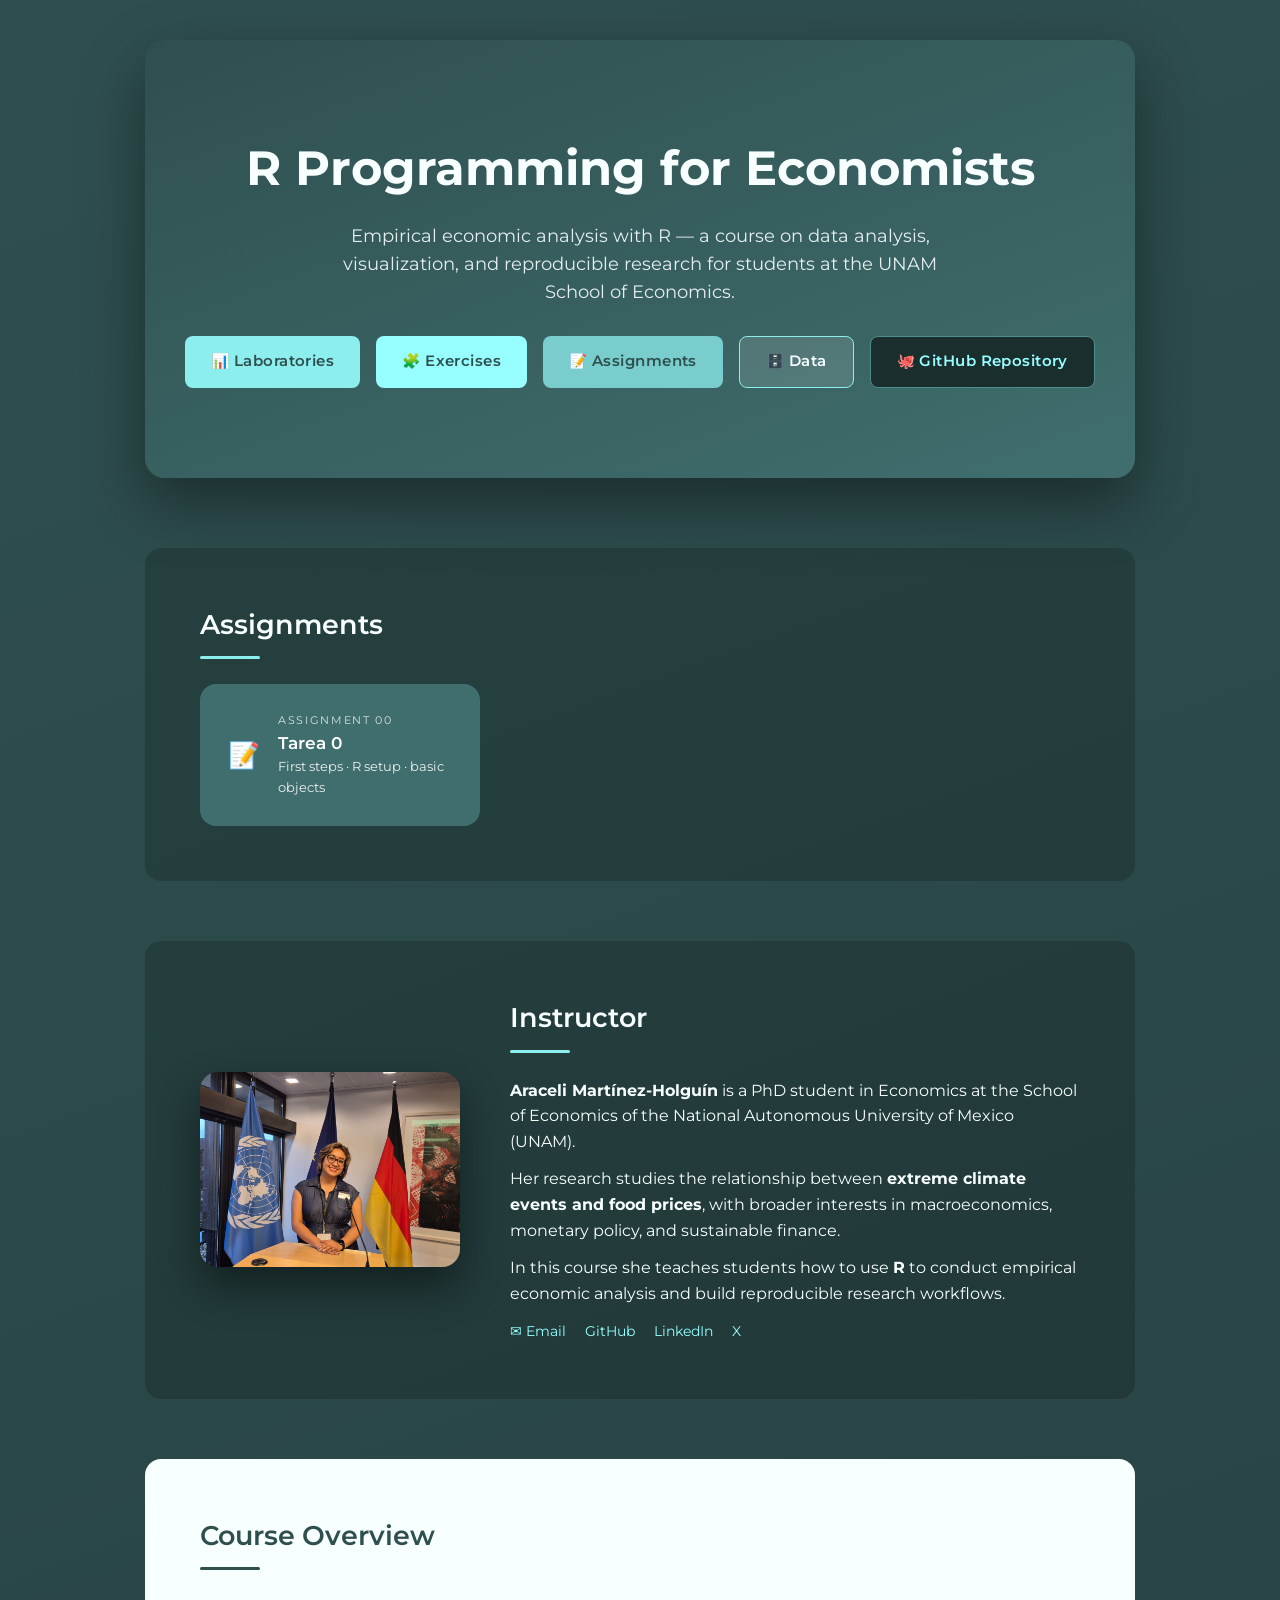
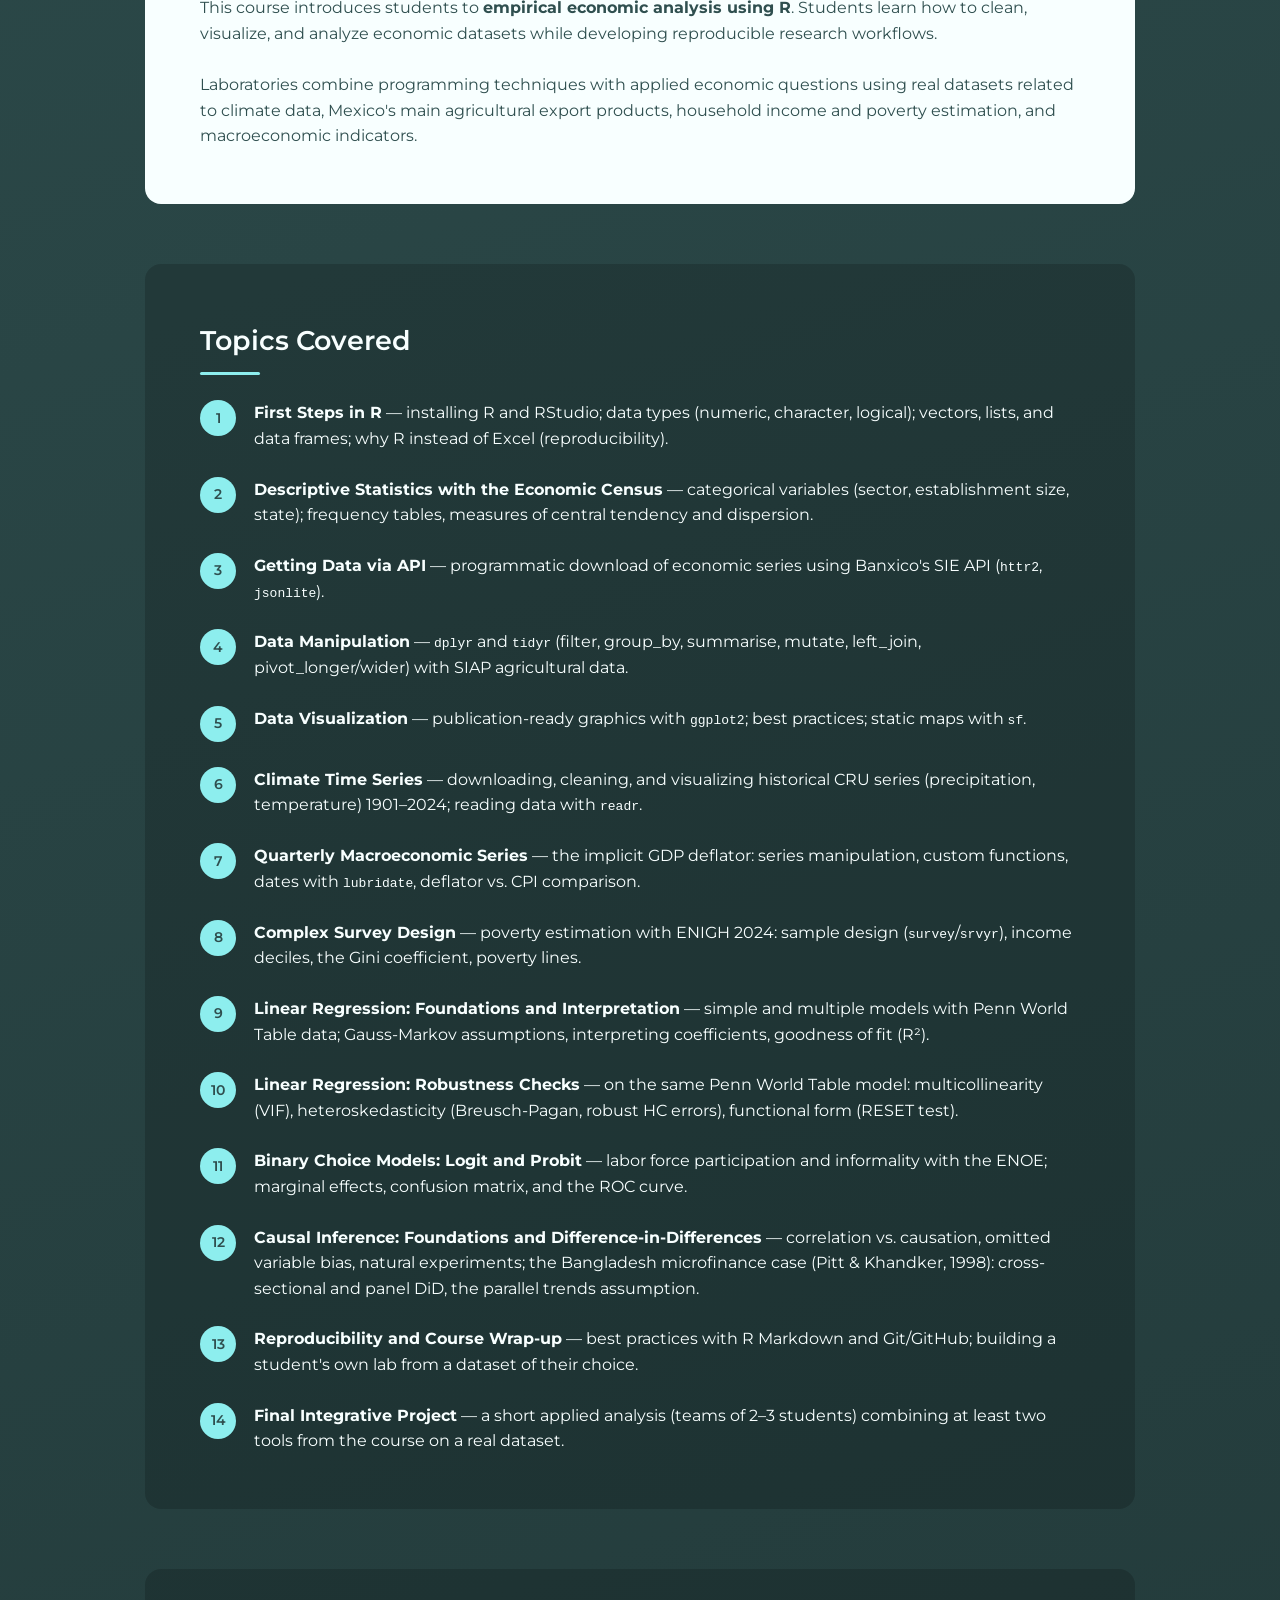
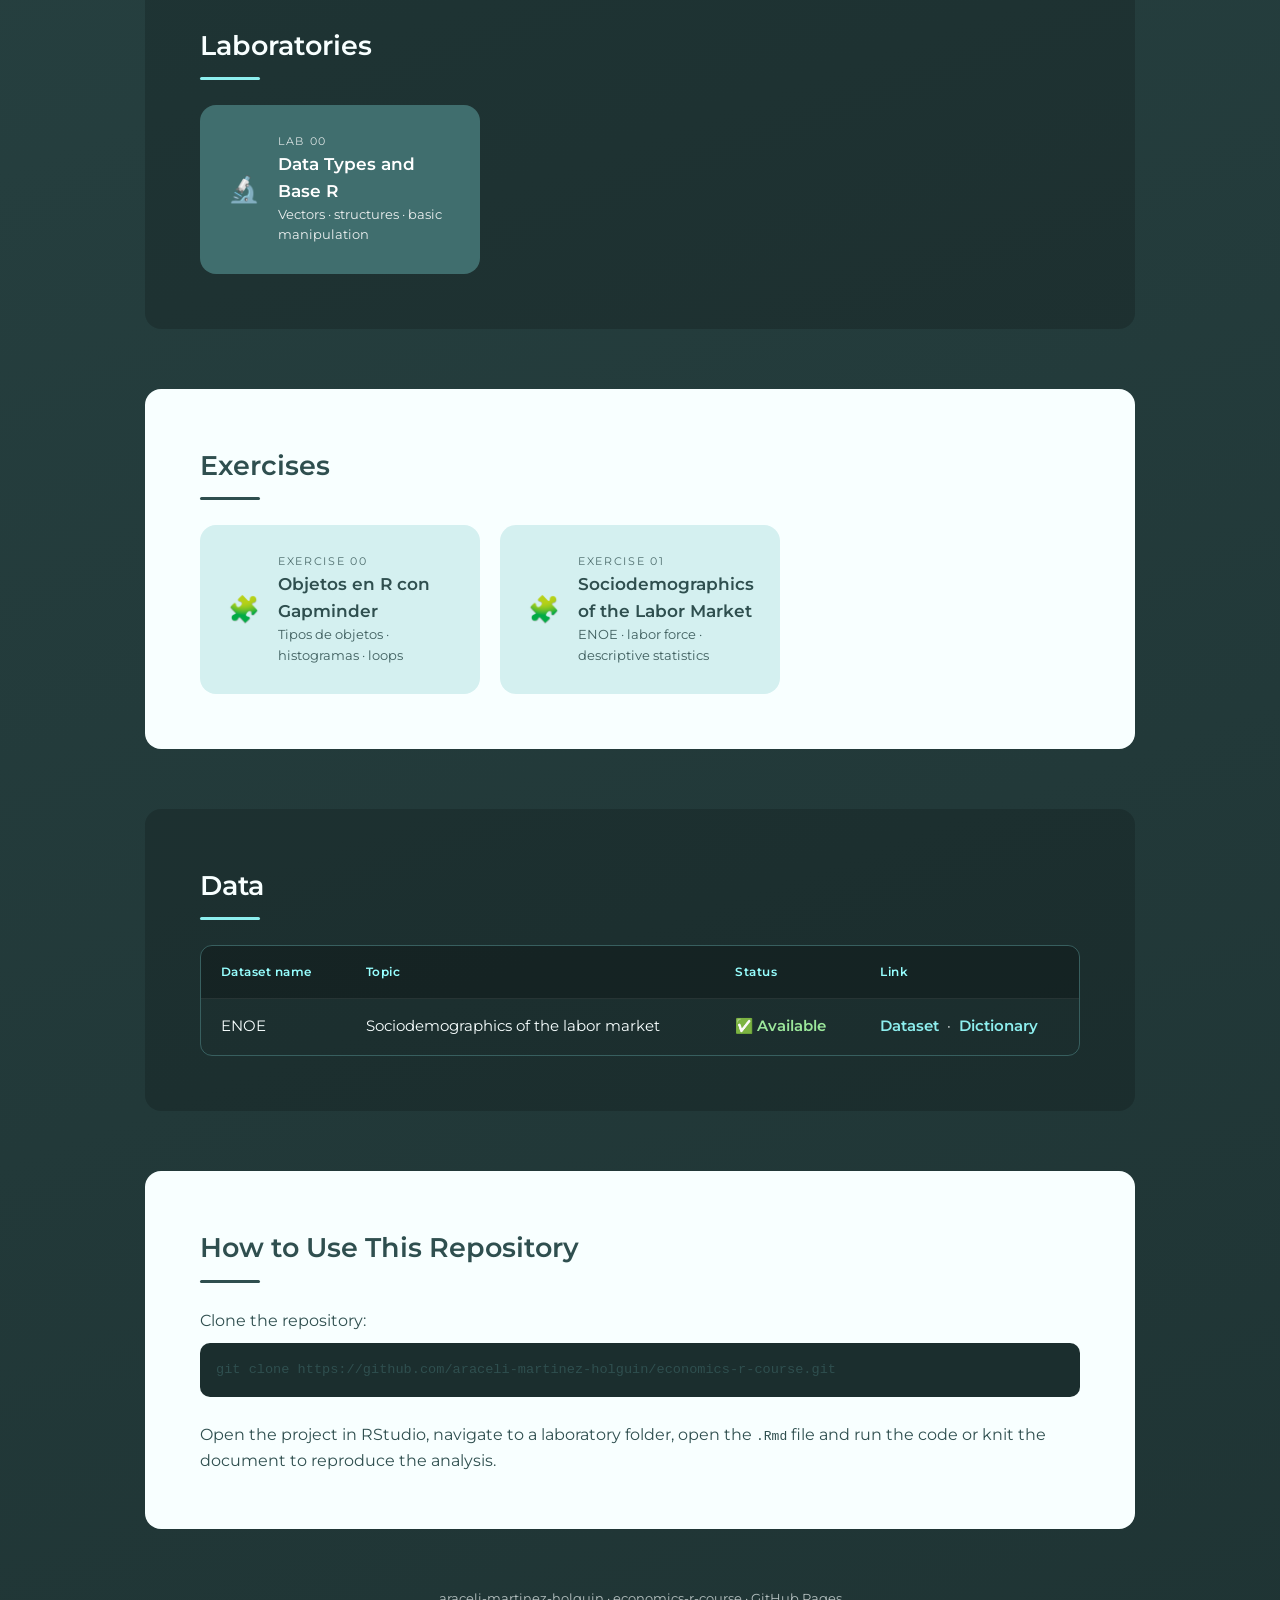
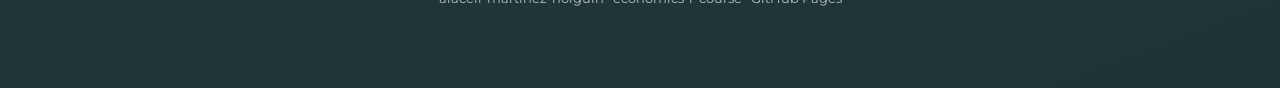
<file: index.html>
<!DOCTYPE html>
<html lang="en">
<head>

<meta charset="UTF-8">
<meta name="viewport" content="width=device-width, initial-scale=1.0">
<title>R Programming for Economists</title>
<link href="https://fonts.googleapis.com/css2?family=Montserrat:wght@300;400;500;600;700&display=swap" rel="stylesheet">

<style>
/* ---------------- COLOR PALETTE ---------------- */
:root {
  --dark:   #2F4F4F;
  --light1: #97FFFF;
  --light2: #8DEEEE;
  --light3: #79CDCD;
  --light4: #528B8B;
  --white:  #f8ffff;
}

/* ---------------- GLOBAL ---------------- */
* { margin:0; padding:0; box-sizing:border-box; }

body {
  font-family: 'Montserrat', sans-serif;
  background: linear-gradient(160deg, #2F4F4F, #1f3434);
  color: var(--white);
  line-height: 1.6;
}

.container {
  max-width: 1050px;
  margin: auto;
  padding: 40px 30px 80px;
}

/* ---------------- HERO ---------------- */
.hero {
  text-align: center;
  padding: 90px 40px;
  margin-bottom: 70px;
  background: linear-gradient(160deg, #2F4F4F, #406e6e);
  border-radius: 20px;
  box-shadow: 0 25px 60px rgba(0,0,0,.4);
}

.hero h1 { font-size: 3rem; margin-bottom: 15px; }

.hero p {
  font-size: 1.1rem;
  opacity: .9;
  max-width: 650px;
  margin: auto;
  margin-bottom: 25px;
}

/* ---------------- HERO BUTTONS ---------------- */
.hero-buttons {
  display: flex;
  justify-content: center;
  flex-wrap: wrap;
  gap: 16px;
  margin-top: 30px;
}

.hero-buttons a {
  text-decoration: none;
  padding: 13px 26px;
  border-radius: 8px;
  font-size: .92rem;
  font-weight: 600;
  letter-spacing: .03em;
  transition: .2s;
  display: flex;
  align-items: center;
  gap: 8px;
}

.btn-labs        { background: var(--light2);  color: #2F4F4F; }
.btn-exercises   { background: var(--light1);  color: #2F4F4F; }
.btn-assignments { background: var(--light3);  color: #2F4F4F; }
.btn-data        { background: rgba(255,255,255,.12); color: var(--white); border: 1px solid var(--light2); }
.btn-github      { background: #1b2e2e;        color: var(--light1); border: 1px solid var(--light4); }
.hero-buttons a:hover { transform: translateY(-3px); box-shadow: 0 8px 20px rgba(0,0,0,.3); }

/* ---------------- SECTIONS ---------------- */
.section {
  margin-bottom: 60px;
  padding: 55px;
  border-radius: 16px;
}

.section-dark  { background: rgba(0,0,0,.18); }
.section-light { background: #f8ffff; color: #2F4F4F; }

/* ---------------- TITLES ---------------- */
.section-title {
  font-size: 1.7rem;
  font-weight: 600;
  margin-bottom: 25px;
  position: relative;
}

.section-title::after {
  content: "";
  display: block;
  width: 60px;
  height: 3px;
  background: var(--light2);
  margin-top: 10px;
  border-radius: 3px;
}

.section-light .section-title::after { background: var(--dark); }

/* ---------------- ABOUT ---------------- */
.about {
  display: grid;
  grid-template-columns: 260px 1fr;
  gap: 50px;
  align-items: center;
}

.profile-pic {
  width: 260px;
  border-radius: 18px;
  box-shadow: 0 20px 40px rgba(0,0,0,.45);
}

.about-text p { margin-bottom: 12px; }

.links { margin-top: 12px; }
.links a {
  margin-right: 15px;
  font-size: .9rem;
  color: var(--light1);
  text-decoration: none;
}
.links a:hover { text-decoration: underline; }

/* ---------------- ROADMAP (still used by Topics Covered) ---------------- */
.roadmap { display: flex; flex-direction: column; gap: 25px; margin-top: 20px; }

.step { display: flex; gap: 18px; align-items: flex-start; }

.step-number {
  background: var(--light2);
  color: #2F4F4F;
  font-weight: 600;
  border-radius: 50%;
  min-width: 36px;
  height: 36px;
  display: flex;
  align-items: center;
  justify-content: center;
  font-size: .9rem;
}

.section-light .step-number { background: var(--dark); color: var(--white); }

/* ---------------- CARDS ---------------- */
.card-grid {
  display: grid;
  grid-template-columns: repeat(auto-fill, minmax(280px, 1fr));
  gap: 20px;
}

.card {
  background: #406e6e;
  padding: 28px;
  border-radius: 16px;
  text-decoration: none;
  color: white;
  display: flex;
  align-items: center;
  gap: 18px;
  transition: .25s;
}

.card:hover {
  transform: translateY(-6px);
  background: var(--light3);
  box-shadow: 0 10px 20px rgba(0,0,0,.35);
}

.section-light .card { background: #d4f0f0; color: #2F4F4F; }
.section-light .card:hover { background: var(--light3); color: white; }

.card-icon   { font-size: 1.6rem; }
.card-label  { font-size: .7rem; letter-spacing: .15em; text-transform: uppercase; opacity: .8; }
.card-title  { font-weight: 600; font-size: 1.05rem; }
.card-sub    { font-size: .8rem; opacity: .9; }

/* --- disabled card (coming soon) --- */
.card-disabled {
  background: rgba(255,255,255,.06);
  border: 1px dashed rgba(141,238,238,.3);
  cursor: default;
  pointer-events: none;
  opacity: .6;
}

.section-light .card-disabled {
  background: rgba(0,0,0,.05);
  border: 1px dashed #528B8B;
  color: #2F4F4F;
}

/* ---------------- DATA TABLE ---------------- */
.data-table-wrap {
  overflow-x: auto;
  margin-top: 20px;
  border-radius: 12px;
  border: 1px solid rgba(141,238,238,.25);
}

.data-table {
  width: 100%;
  border-collapse: collapse;
  font-size: .92rem;
}

.data-table th, .data-table td {
  padding: 16px 20px;
  text-align: left;
}

.data-table thead th {
  background: rgba(0,0,0,.25);
  color: var(--light1);
  font-weight: 600;
  font-size: .78rem;
  letter-spacing: .04em;
}

.data-table tbody tr {
  border-top: 1px solid rgba(255,255,255,.08);
  transition: background .2s;
}

.data-table tbody tr:hover { background: rgba(141,238,238,.08); }

.data-table .status-available {
  color: #9BE79B;
  font-weight: 600;
  white-space: nowrap;
}

.data-table .status-pending {
  color: rgba(248,255,255,.55);
  font-weight: 600;
  white-space: nowrap;
}

.data-table a.view-link {
  color: var(--light2);
  font-weight: 600;
  text-decoration: none;
}

.data-table a.view-link:hover { text-decoration: underline; }

/* ---------------- CODE BLOCK ---------------- */
pre {
  background: #1b2e2e;
  padding: 16px;
  border-radius: 10px;
  font-size: .85rem;
  overflow-x: auto;
  margin-top: 10px;
}

/* ---------------- FOOTER ---------------- */
footer {
  text-align: center;
  font-size: .8rem;
  opacity: .7;
  margin-top: 60px;
}

/* ---------------- MOBILE ---------------- */
@media(max-width:750px) {
  .hero h1 { font-size: 2.2rem; }
  .about { grid-template-columns: 1fr; text-align: center; }
  .profile-pic { margin: auto; }
  .hero-buttons { flex-direction: column; align-items: center; }
  .section { padding: 35px 25px; }
  .data-table th, .data-table td { padding: 12px 14px; font-size: .85rem; }
}
</style>

</head>

<body>
<div class="container">

  <!-- ═══════════════════ HERO ═══════════════════ -->
  <section class="hero">

    <h1>R Programming for Economists</h1>

    <p>
      Empirical economic analysis with R — a course on data analysis,
      visualization, and reproducible research for students at the
      UNAM School of Economics.
    </p>

    <div class="hero-buttons">

      <a class="btn-labs" href="#labs">
        📊 Laboratories
      </a>

      <a class="btn-exercises" href="#exercises">
        🧩 Exercises
      </a>

      <a class="btn-assignments" href="#assignments">
        📝 Assignments
      </a>

      <a class="btn-data" href="#data">
        🗄️ Data
      </a>

      <a class="btn-github"
         href="https://github.com/araceli-martinez-holguin/economics-r-course"
         target="_blank">
        🐙 GitHub Repository
      </a>

    </div>
  </section>

  <!-- ═══════════════════ ASSIGNMENTS ═══════════════════ -->
  <section id="assignments" class="section section-dark">
    <h2 class="section-title">Assignments</h2>

    <div class="card-grid">

      <a class="card"
         href="https://araceli-martinez-holguin.github.io/economics-r-course/Assignments/Assignment-0/Tarea-0.html"
         target="_blank">
        <div class="card-icon">📝</div>
        <div>
          <div class="card-label">Assignment 00</div>
          <div class="card-title">Tarea 0</div>
          <div class="card-sub">First steps · R setup · basic objects</div>
        </div>
      </a>

    </div>
  </section>

  <!-- ═══════════════════ INSTRUCTOR ═══════════════════ -->
  <section class="section section-dark">
    <div class="about">

      <img src="Profile-Picture.jpeg" class="profile-pic" alt="Araceli Martínez-Holguín">

      <div class="about-text">
        <h2 class="section-title">Instructor</h2>

        <p>
          <strong>Araceli Martínez-Holguín</strong> is a PhD student in Economics
          at the School of Economics of the National Autonomous University of
          Mexico (UNAM).
        </p>

        <p>
          Her research studies the relationship between
          <strong>extreme climate events and food prices</strong>,
          with broader interests in macroeconomics, monetary policy,
          and sustainable finance.
        </p>

        <p>
          In this course she teaches students how to use <strong>R</strong>
          to conduct empirical economic analysis and build reproducible
          research workflows.
        </p>

        <div class="links">
          <a href="mailto:araceli.martinez@economia.unam.mx">✉ Email</a>
          <a href="https://github.com/araceli-martinez-holguin" target="_blank">GitHub</a>
          <a href="https://www.linkedin.com/in/aracelimholguin24111994/" target="_blank">LinkedIn</a>
          <a href="https://x.com/Arimarhol" target="_blank">X</a>
        </div>
      </div>

    </div>
  </section>

  <!-- ═══════════════════ COURSE OVERVIEW ═══════════════════ -->
  <section class="section section-light">
    <h2 class="section-title">Course Overview</h2>

    <p>
      This course introduces students to <strong>empirical economic analysis
      using R</strong>. Students learn how to clean, visualize, and analyze
      economic datasets while developing reproducible research workflows.
    </p>
    <br>
    <p>
      Laboratories combine programming techniques with applied economic
      questions using real datasets related to climate data, Mexico's main
      agricultural export products, household income and poverty estimation,
      and macroeconomic indicators.
    </p>
  </section>

  <!-- ═══════════════════ TOPICS ═══════════════════ -->
  <section class="section section-dark">
    <h2 class="section-title">Topics Covered</h2>

    <div class="roadmap">

      <div class="step">
        <div class="step-number">1</div>
        <div class="step-text">
          <strong>First Steps in R</strong> — installing R and RStudio;
          data types (numeric, character, logical); vectors, lists, and
          data frames; why R instead of Excel (reproducibility).
        </div>
      </div>

      <div class="step">
        <div class="step-number">2</div>
        <div class="step-text">
          <strong>Descriptive Statistics with the Economic Census</strong> —
          categorical variables (sector, establishment size, state);
          frequency tables, measures of central tendency and dispersion.
        </div>
      </div>

      <div class="step">
        <div class="step-number">3</div>
        <div class="step-text">
          <strong>Getting Data via API</strong> — programmatic download of
          economic series using Banxico's SIE API (<code>httr2</code>,
          <code>jsonlite</code>).
        </div>
      </div>

      <div class="step">
        <div class="step-number">4</div>
        <div class="step-text">
          <strong>Data Manipulation</strong> — <code>dplyr</code> and
          <code>tidyr</code> (filter, group_by, summarise, mutate,
          left_join, pivot_longer/wider) with SIAP agricultural data.
        </div>
      </div>

      <div class="step">
        <div class="step-number">5</div>
        <div class="step-text">
          <strong>Data Visualization</strong> — publication-ready graphics
          with <code>ggplot2</code>; best practices; static maps with
          <code>sf</code>.
        </div>
      </div>

      <div class="step">
        <div class="step-number">6</div>
        <div class="step-text">
          <strong>Climate Time Series</strong> — downloading, cleaning, and
          visualizing historical CRU series (precipitation, temperature)
          1901–2024; reading data with <code>readr</code>.
        </div>
      </div>

      <div class="step">
        <div class="step-number">7</div>
        <div class="step-text">
          <strong>Quarterly Macroeconomic Series</strong> — the implicit
          GDP deflator: series manipulation, custom functions, dates with
          <code>lubridate</code>, deflator vs. CPI comparison.
        </div>
      </div>

      <div class="step">
        <div class="step-number">8</div>
        <div class="step-text">
          <strong>Complex Survey Design</strong> — poverty estimation with
          ENIGH 2024: sample design (<code>survey</code>/<code>srvyr</code>),
          income deciles, the Gini coefficient, poverty lines.
        </div>
      </div>

      <div class="step">
        <div class="step-number">9</div>
        <div class="step-text">
          <strong>Linear Regression: Foundations and Interpretation</strong> —
          simple and multiple models with Penn World Table data;
          Gauss-Markov assumptions, interpreting coefficients, goodness of
          fit (R²).
        </div>
      </div>

      <div class="step">
        <div class="step-number">10</div>
        <div class="step-text">
          <strong>Linear Regression: Robustness Checks</strong> — on the
          same Penn World Table model: multicollinearity (VIF),
          heteroskedasticity (Breusch-Pagan, robust HC errors), functional
          form (RESET test).
        </div>
      </div>

      <div class="step">
        <div class="step-number">11</div>
        <div class="step-text">
          <strong>Binary Choice Models: Logit and Probit</strong> — labor
          force participation and informality with the ENOE; marginal
          effects, confusion matrix, and the ROC curve.
        </div>
      </div>

      <div class="step">
        <div class="step-number">12</div>
        <div class="step-text">
          <strong>Causal Inference: Foundations and Difference-in-Differences</strong>
          — correlation vs. causation, omitted variable bias, natural
          experiments; the Bangladesh microfinance case (Pitt &amp;
          Khandker, 1998): cross-sectional and panel DiD, the parallel
          trends assumption.
        </div>
      </div>

      <div class="step">
        <div class="step-number">13</div>
        <div class="step-text">
          <strong>Reproducibility and Course Wrap-up</strong> — best
          practices with R Markdown and Git/GitHub; building a student's
          own lab from a dataset of their choice.
        </div>
      </div>

      <div class="step">
        <div class="step-number">14</div>
        <div class="step-text">
          <strong>Final Integrative Project</strong> — a short applied
          analysis (teams of 2–3 students) combining at least two tools
          from the course on a real dataset.
        </div>
      </div>

    </div>
  </section>

  <!-- ═══════════════════ LABORATORIES ═══════════════════ -->
  <section id="labs" class="section section-dark">
    <h2 class="section-title">Laboratories</h2>

    <div class="card-grid">

      <a class="card" href="https://araceli-martinez-holguin.github.io/economics-r-course/Laboratories/Laboratory-0/Laboratory-0.html">
        <div class="card-icon">🔬</div>
        <div>
          <div class="card-label">Lab 00</div>
          <div class="card-title">Data Types and Base R</div>
          <div class="card-sub">Vectors · structures · basic manipulation</div>
        </div>
      </a>

    </div>
  </section>

  <!-- ═══════════════════ EXERCISES ═══════════════════ -->
  <section id="exercises" class="section section-light">
    <h2 class="section-title">Exercises</h2>
    <div class="card-grid">
      <a class="card" href="https://araceli-martinez-holguin.github.io/economics-r-course/Exercises/Exercise-0/Ejercicio0_Objetos_R_Gapminder.html">
        <div class="card-icon">🧩</div>
        <div>
          <div class="card-label">Exercise 00</div>
          <div class="card-title">Objetos en R con Gapminder</div>
          <div class="card-sub">Tipos de objetos · histogramas · loops</div>
        </div>
      </a>

    <a class="card" href="https://araceli-martinez-holguin.github.io/economics-r-course/Exercises/Exercise_1/Ejercicio1_ENOE.html">
        <div class="card-icon">🧩</div>
        <div>
          <div class="card-label">Exercise 01</div>
          <div class="card-title">Sociodemographics of the Labor Market</div>
          <div class="card-sub">ENOE · labor force · descriptive statistics</div>
        </div>
      </a>
    </div>
  </section>

  <!-- ═══════════════════ DATA ═══════════════════ -->
  <section id="data" class="section section-dark">
    <h2 class="section-title">Data</h2>

    <div class="data-table-wrap">
      <table class="data-table">
        <thead>
          <tr>
            <th>Dataset name</th>
            <th>Topic</th>
            <th>Status</th>
            <th>Link</th>
          </tr>
        </thead>
        <tbody>
          <tr>
            <td>ENOE</td>
            <td>Sociodemographics of the labor market</td>
            <td class="status-available">✅ Available</td>
            <td>
              <a class="view-link" href="https://araceli-martinez-holguin.github.io/economics-r-course/Data/Data-1/enoe_2025_4t_sample_50k.xlsx">Dataset</a>
              &nbsp;·&nbsp;
              <a class="view-link" href="https://araceli-martinez-holguin.github.io/economics-r-course/Data/Data-1/diccionario_datos_sdem_enoe_2025_4t.csv">Dictionary</a>
            </td>
          </tr>
        </tbody>
      </table>
    </div>
  </section>

  <!-- ═══════════════════ REPOSITORY ═══════════════════ -->
  <section class="section section-light">
    <h2 class="section-title">How to Use This Repository</h2>

    <p>Clone the repository:</p>

    <pre>git clone https://github.com/araceli-martinez-holguin/economics-r-course.git</pre>

    <br>
    <p>
      Open the project in RStudio, navigate to a laboratory folder,
      open the <code>.Rmd</code> file and run the code or knit the document
      to reproduce the analysis.
    </p>
  </section>

  <footer>
    araceli-martinez-holguin · economics-r-course · GitHub Pages
  </footer>

</div>
</body>
</html>
</file>
